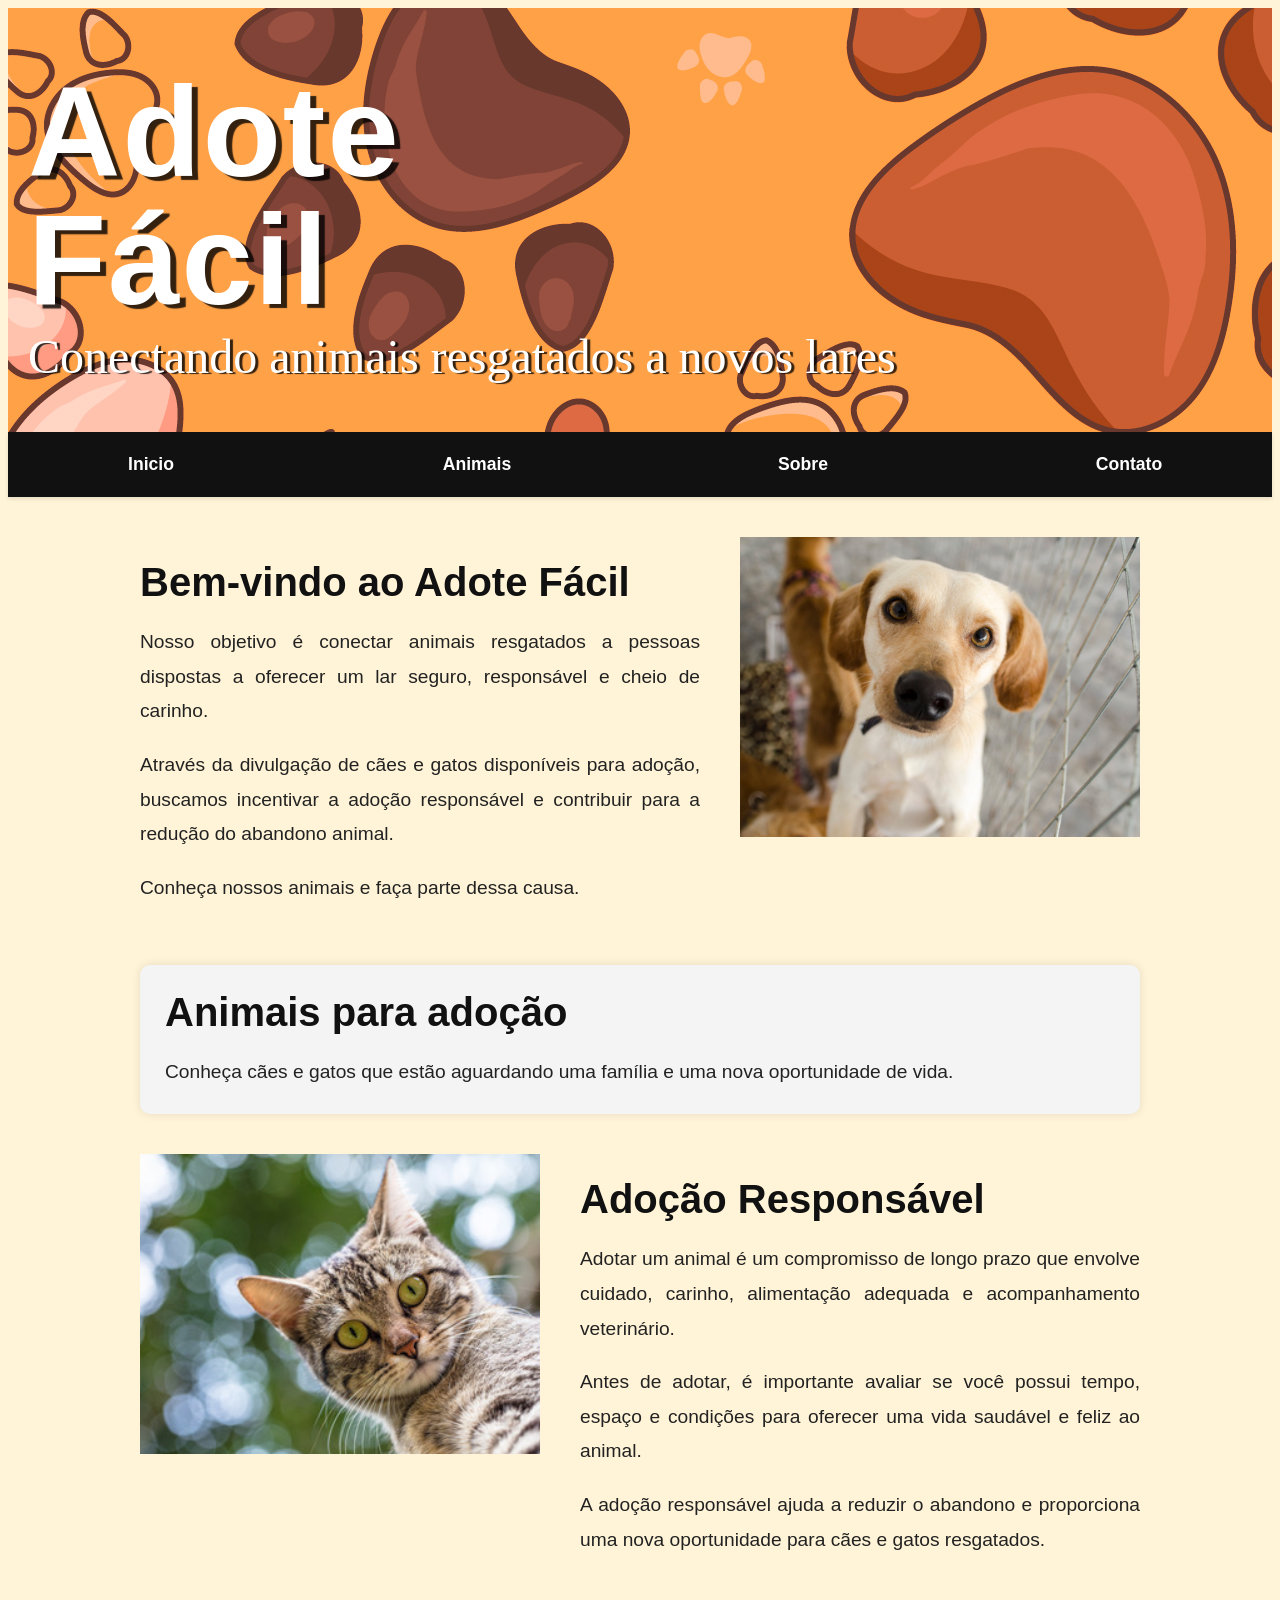
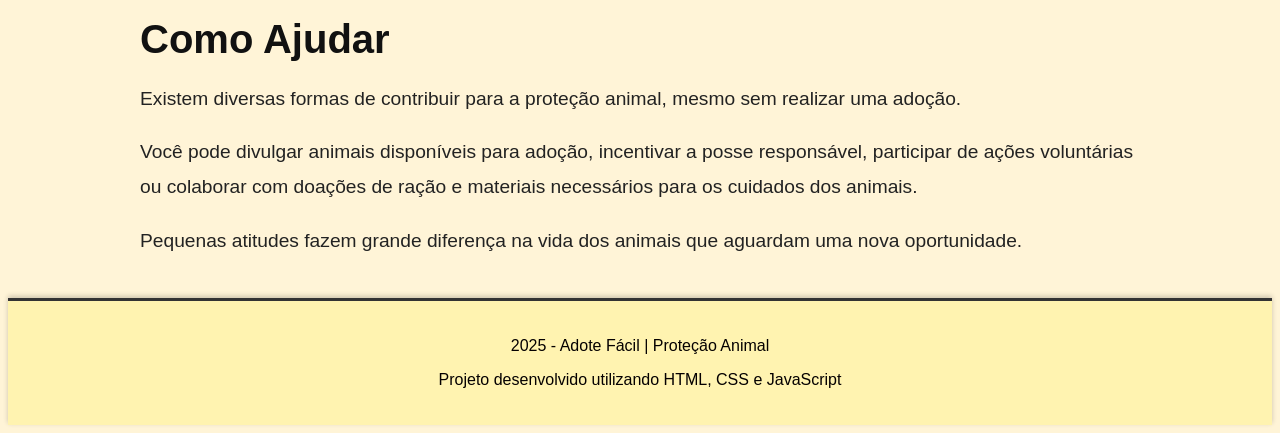
<file: index.html>
<!DOCTYPE html>
<html lang="pt-BR">

<head>
    <meta charset="UTF-8">
    <title>Adote Fácil - Proteção Animal</title>      <!-- Titulo -->
    <meta name="viewport" content="width=device-width, initial-scale=1.0">
    <link rel="stylesheet" href="site.css">        <!-- arquivo css -->
</head>

<body>
                    <!-- Cabeçalho -->
    <header class="topo-imagem">

        <div class="fundo">

            <div class="banner-texto">

                <h1>Adote</h1>
    
                <h1>Fácil</h1>

                <p>Conectando animais resgatados a novos lares</p>

            </div>

        </div>

    </header>


                             <!-- Menu de navegação -->
    <nav class="menu">                             
        <ul>
            <li><a href="index.html">Inicio</a></li>
            <li><a href="animais.html">Animais</a></li>
            <li><a href="sobre.html">Sobre</a></li>
            <li><a href="contato.html">Contato</a></li>
            
        </ul>   
    </nav>

    
    <main>
            
        <section class="blocoFlex">

            <div class="texto">

                <h2>Bem-vindo ao Adote Fácil</h2>

                <p>Nosso objetivo é conectar animais resgatados a pessoas dispostas a oferecer um lar seguro, responsável e cheio de carinho.</p>

                <p>Através da divulgação de cães e gatos disponíveis para adoção, buscamos incentivar a adoção responsável e contribuir para a redução do abandono animal.</p>

                <p>Conheça nossos animais e faça parte dessa causa.</p>

            </div>

            <div class="imagem">

                <img src="imagem/cachorro.jpg" alt="Cachorro">

            </div>

        </section>

        <section class="card-link">

            <a href="animais.html">

                <h2>Animais para adoção</h2>

            <p>Conheça cães e gatos que estão aguardando uma família e uma nova oportunidade de vida.</p>

            </a>

        </section>

                    <section class="blocoFlex">

        <div class="imagem">

            <img src="imagem/adocao.jpg" alt="Adoção responsável">

        </div>

        <div class="texto">

            <h2>Adoção Responsável</h2>

                <p>Adotar um animal é um compromisso de longo prazo que envolve cuidado, carinho, alimentação adequada e acompanhamento veterinário.</p>

                <p>Antes de adotar, é importante avaliar se você possui tempo, espaço e condições para oferecer uma vida saudável e feliz ao animal.</p>

                <p>A adoção responsável ajuda a reduzir o abandono e proporciona uma nova oportunidade para cães e gatos resgatados.</p>

            </div>

        </section>

        <section class="como-ajudar">

            <div class="texto">

                <h2>Como Ajudar</h2>

                <p>Existem diversas formas de contribuir para a proteção animal, mesmo sem realizar uma adoção.</p>

                <p>Você pode divulgar animais disponíveis para adoção, incentivar a posse responsável, participar de ações voluntárias ou colaborar com doações de ração e materiais necessários para os cuidados dos animais.</p>

                <p>Pequenas atitudes fazem grande diferença na vida dos animais que aguardam uma nova oportunidade.</p>

            </div>

        </section>












    </main>


                <!--  rodape  -->
<footer>
    <p>2025 - Adote Fácil | Proteção Animal</p>
    <p>Projeto desenvolvido utilizando HTML, CSS e JavaScript</p>
</footer>



</body>


</html>
</file>
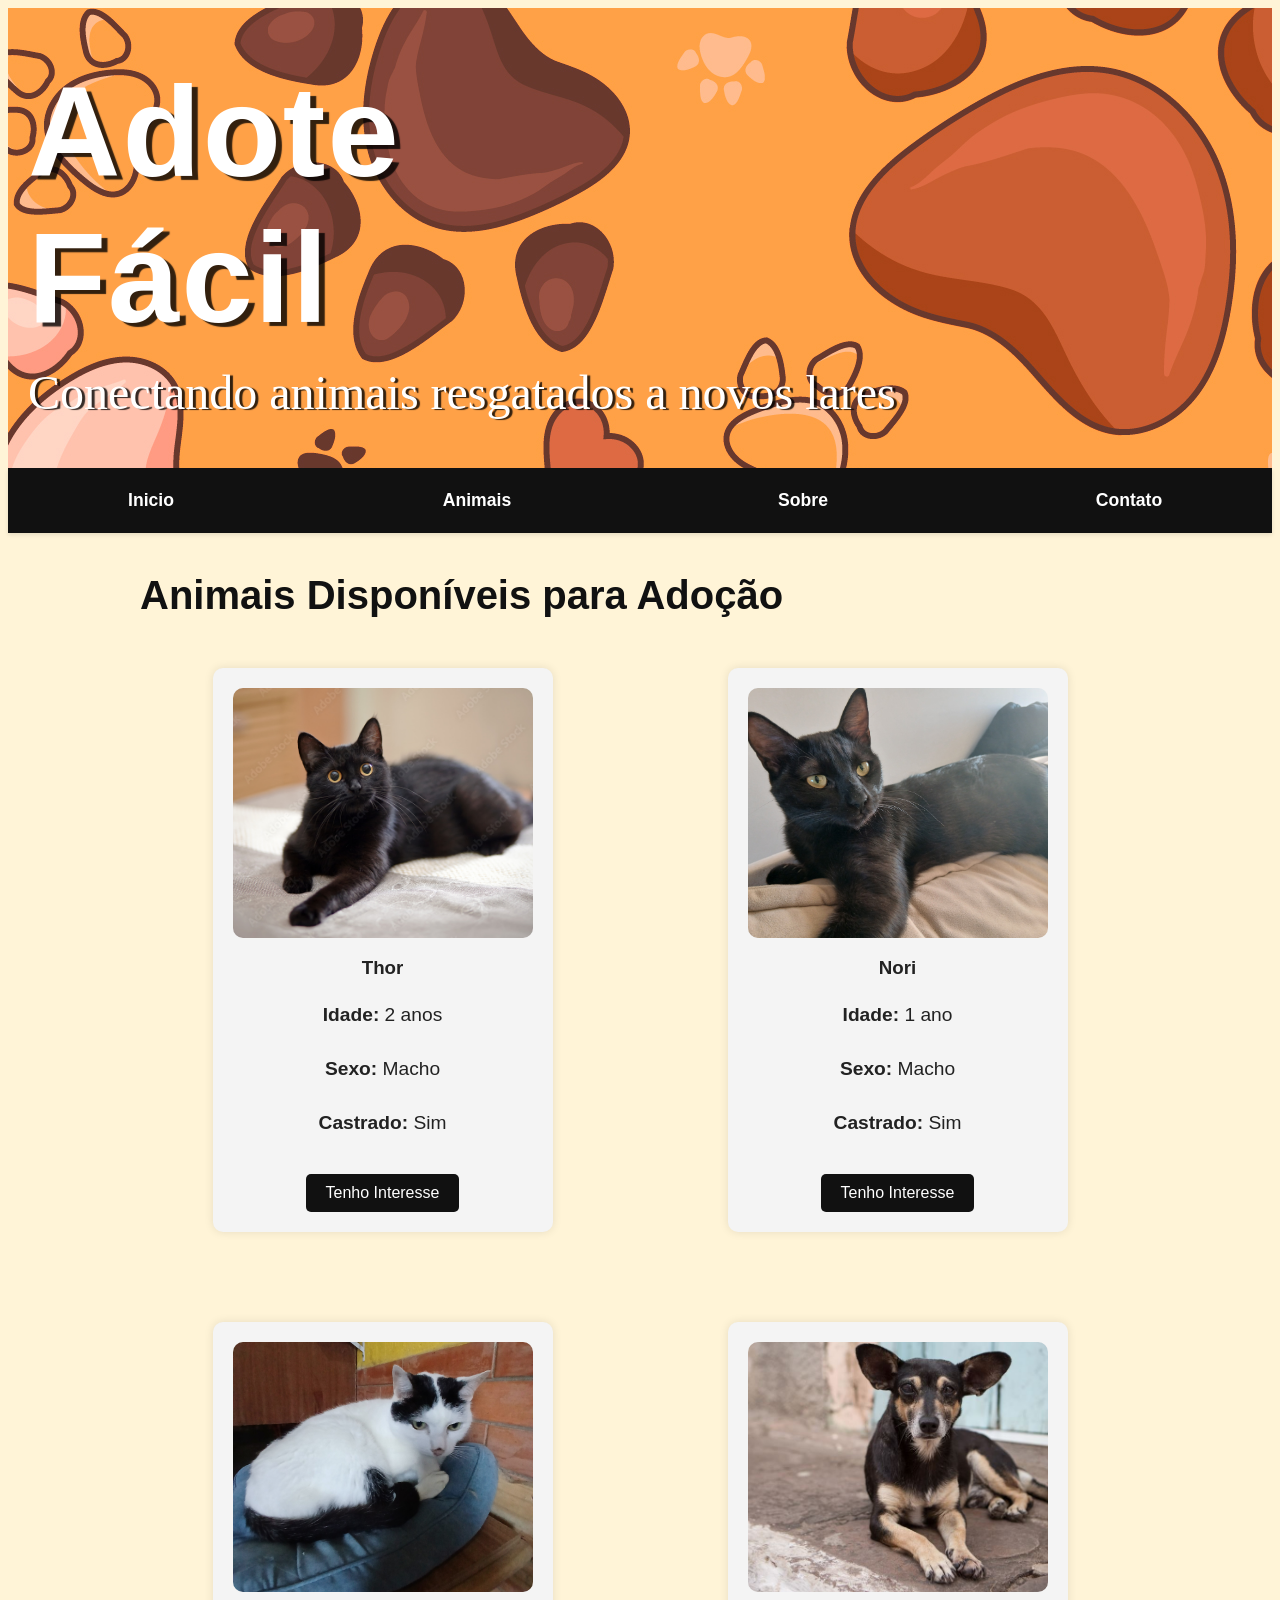
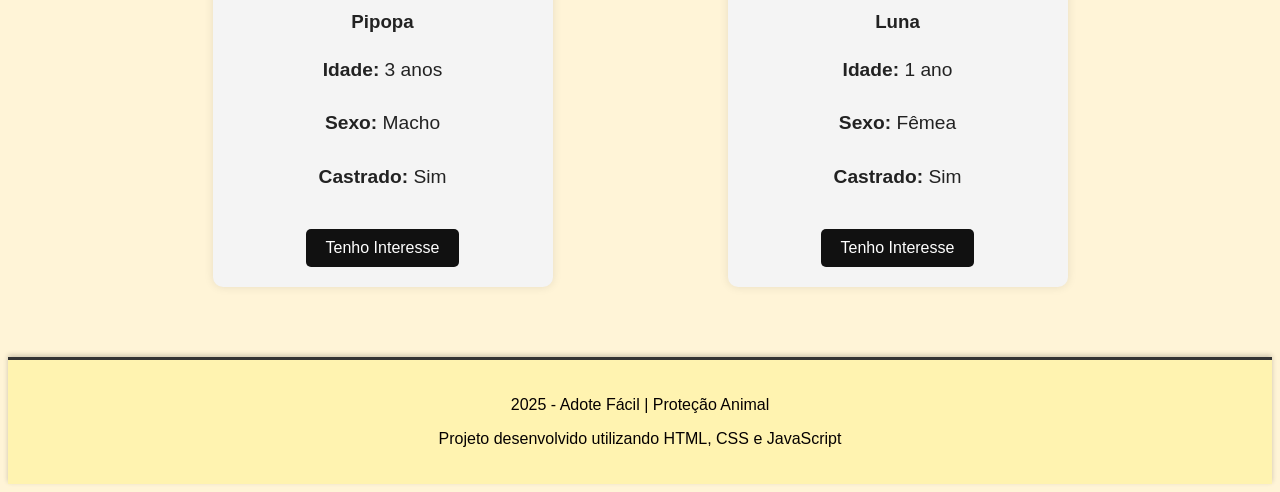
<file: animais.html>
<!DOCTYPE html>
<html lang="pt-BR">

<head>
    <meta charset="UTF-8">
    <title>Adote Fácil - Proteção Animal</title>      <!-- Titulo -->
    <meta name="viewport" content="width=device-width, initial-scale=1.0">
    <link rel="stylesheet" href="site.css">        <!-- arquivo css -->
</head>

<body>
                    <!-- Cabeçalho -->
    <header class="topo-imagem">

        <div class="fundo">

            <div class="banner-texto">

                <h1>Adote</h1></br>
    
                <h1>Fácil</h1></br>

                <p>Conectando animais resgatados a novos lares</p>

            </div>

        </div>

    </header>


                             <!-- Menu de navegação -->
    <nav class="menu">                             
        <ul>
            <li><a href="index.html">Inicio</a></li>
            <li><a href="animais.html">Animais</a></li>
            <li><a href="sobre.html">Sobre</a></li>
            <li><a href="contato.html">Contato</a></li>
            
        </ul>   
    </nav>

<main>

    <h2>Animais Disponíveis para Adoção</h2>

    <div class="animais-container">

        <div class="animal-card">

            <img src="imagem/Thor.jpg" alt="Thor">

            <h3>Thor</h3>

            <p><strong>Idade:</strong> 2 anos</p>

            <p><strong>Sexo:</strong> Macho</p>

            <p><strong>Castrado:</strong> Sim</p>

            <a href="interesse.html" class="botao-interesse">
                Tenho Interesse
            </a>
        </div>
            
        <div class="animal-card">
    
            <img src="imagem/Nori.jpg" alt="Nori">
    
            <h3>Nori</h3>

            <p><strong>Idade:</strong> 1 ano</p>

            <p><strong>Sexo:</strong> Macho</p>

            <p><strong>Castrado:</strong> Sim</p>

            <a href="interesse.html" class="botao-interesse">
                Tenho Interesse
            </a>
        </div>
        
        <div class="animal-card">

            <img src="imagem/Pipopa.jpg" alt="Pipopa">

            <h3>Pipopa</h3>

            <p><strong>Idade:</strong> 3 anos</p>

            <p><strong>Sexo:</strong> Macho</p>

            <p><strong>Castrado:</strong> Sim</p>
    
            <a href="interesse.html" class="botao-interesse">
                Tenho Interesse
            </a>

        </div>
        
        <div class="animal-card">

            <img src="imagem/Luna.jpg" alt="Luna">

            <h3>Luna</h3>

            <p><strong>Idade:</strong> 1 ano</p>

            <p><strong>Sexo:</strong> Fêmea</p>

            <p><strong>Castrado:</strong> Sim</p>

            <a href="interesse.html" class="botao-interesse">
                Tenho Interesse
            </a>

        </div>
    </div>

</main>
    
    
<footer>
    <p>2025 - Adote Fácil | Proteção Animal</p>
    <p>Projeto desenvolvido utilizando HTML, CSS e JavaScript</p>
</footer>

</body>

</html>
</file>
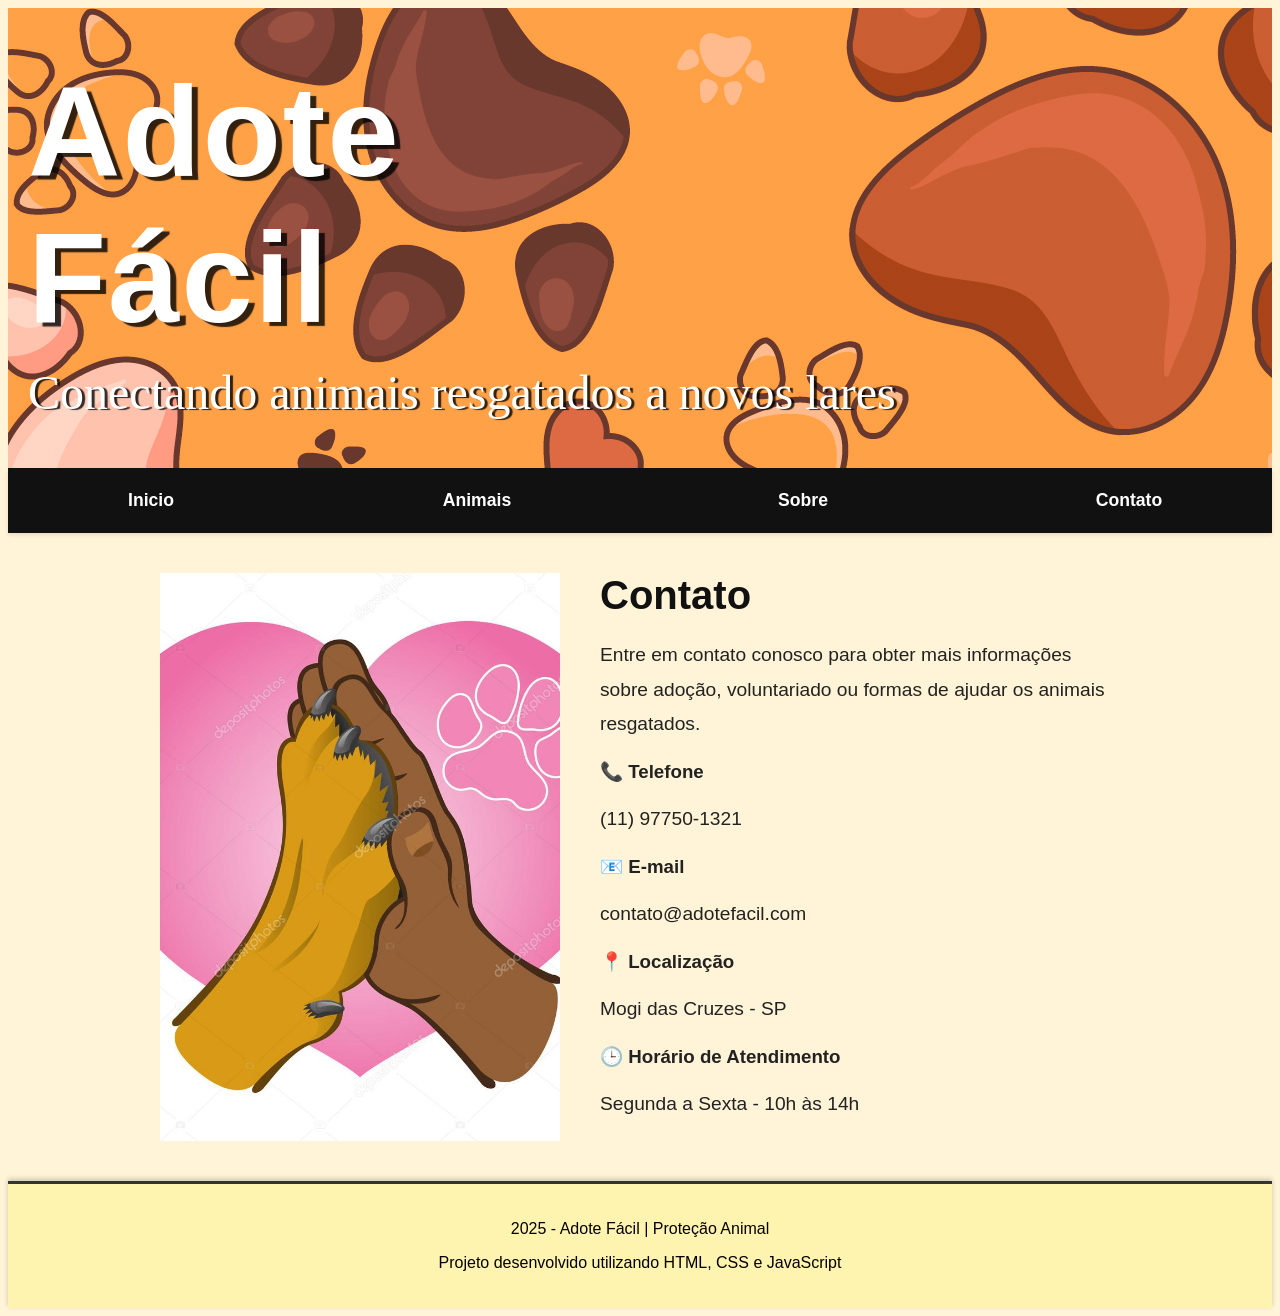
<file: contato.html>
<!DOCTYPE html>
<html lang="pt-BR">

<head>
    <meta charset="UTF-8">
    <title>Adote Fácil - Proteção Animal</title>      <!-- Titulo -->
    <meta name="viewport" content="width=device-width, initial-scale=1.0">
    <link rel="stylesheet" href="site.css">        <!-- arquivo css -->
</head>


<body>
                    <!-- Cabeçalho -->
    <header class="topo-imagem">

        <div class="fundo">

            <div class="banner-texto">

                <h1>Adote</h1></br>
    
                <h1>Fácil</h1></br>

                <p>Conectando animais resgatados a novos lares</p>

            </div>

        </div>

    </header>


                             <!-- Menu de navegação -->
    <nav class="menu">                             
        <ul>
            <li><a href="index.html">Inicio</a></li>
            <li><a href="animais.html">Animais</a></li>
            <li><a href="sobre.html">Sobre</a></li>
            <li><a href="contato.html">Contato</a></li>
            
        </ul>   
    </nav>

<main>
    <main>

    <div class="blocoContato">

        <div class="imagem">

            <img src="imagem/maopata.jpg" alt="maopata">

        </div>

        <div class="texto">

            <h2>Contato</h2>

            <p>
                Entre em contato conosco para obter mais informações sobre adoção,
                voluntariado ou formas de ajudar os animais resgatados.
            </p>

            <h3>📞 Telefone</h3>
            <p>(11) 97750-1321</p>

            <h3>📧 E-mail</h3>
            <p>contato@adotefacil.com</p>

            <h3>📍 Localização</h3>
            <p>Mogi das Cruzes - SP</p>

            <h3>🕒 Horário de Atendimento</h3>
            <p>Segunda a Sexta - 10h às 14h</p>

        </div>

    </div>

</main>
</main>



<footer>
    <p>2025 - Adote Fácil | Proteção Animal</p>
    <p>Projeto desenvolvido utilizando HTML, CSS e JavaScript</p>
</footer>


</body>


</html>
</file>
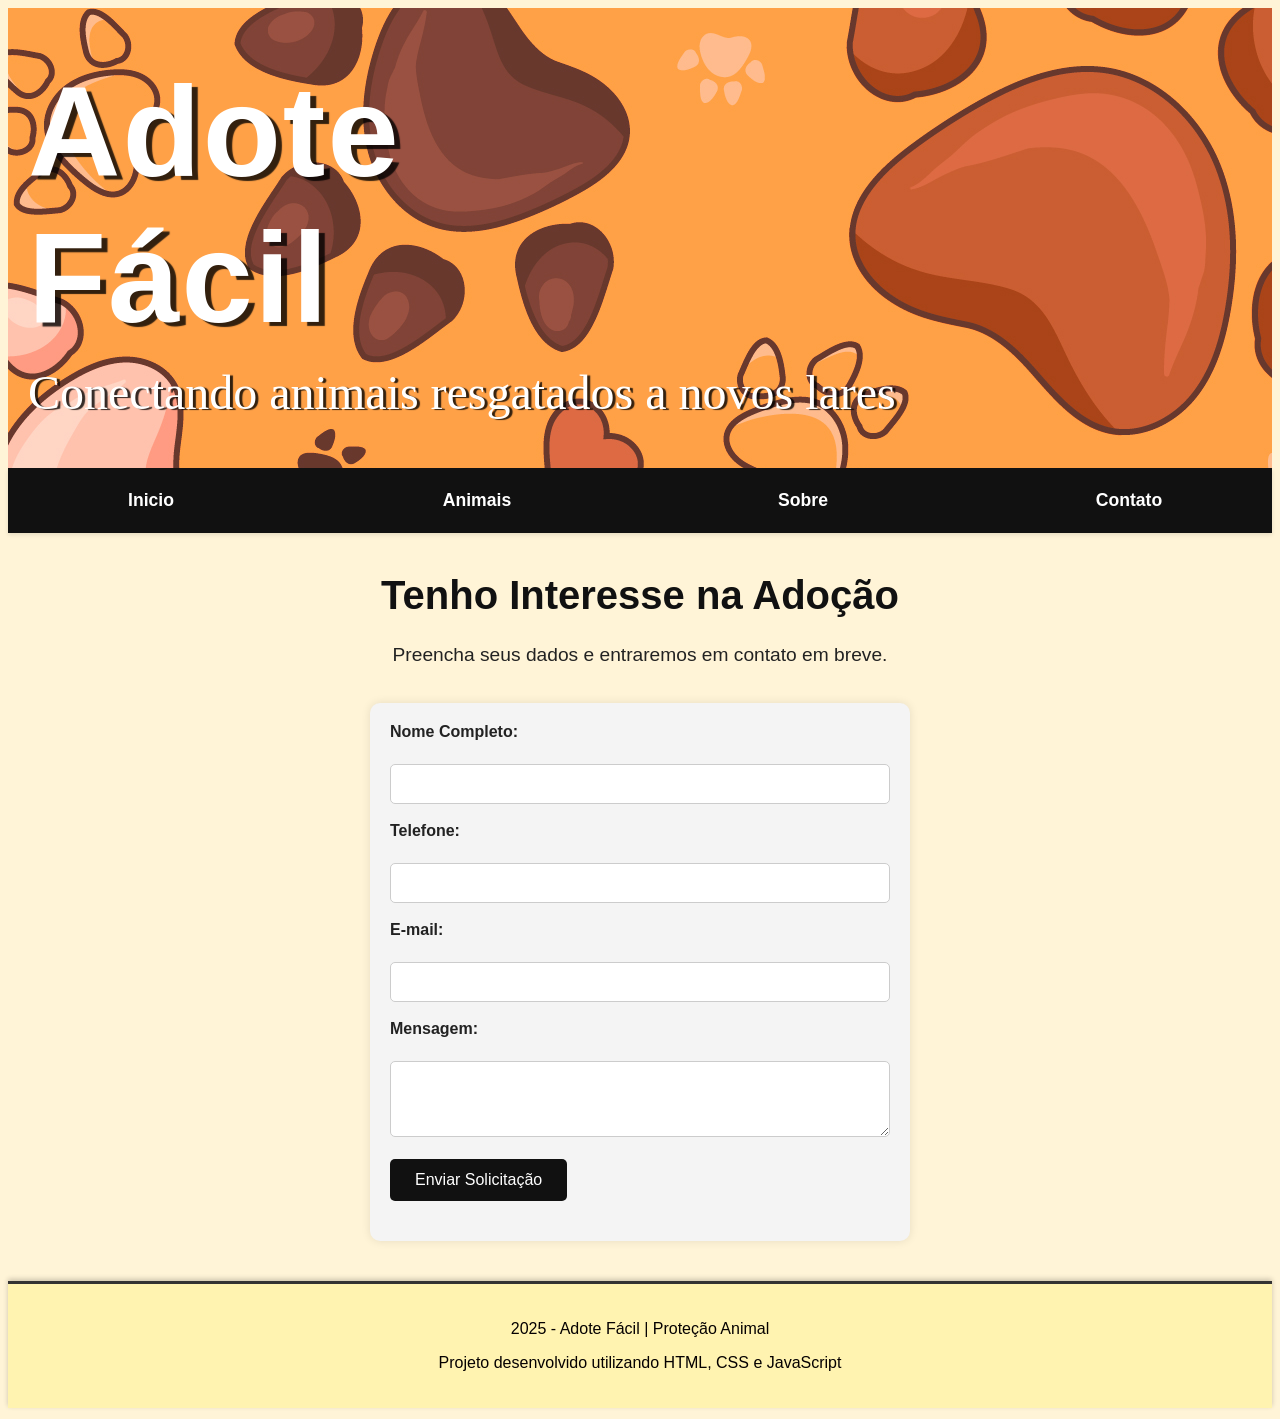
<file: interesse.html>
<!DOCTYPE html>
<html lang="pt-BR">

<head>
    <meta charset="UTF-8">
    <title>Adote Fácil - Proteção Animal</title>      <!-- Titulo -->
    <meta name="viewport" content="width=device-width, initial-scale=1.0">
    <link rel="stylesheet" href="site.css">        <!-- arquivo css -->
</head>


<body>
                    <!-- Cabeçalho -->
    <header class="topo-imagem">

        <div class="fundo">

            <div class="banner-texto">

                <h1>Adote</h1></br>
    
                <h1>Fácil</h1></br>

                <p>Conectando animais resgatados a novos lares</p>

            </div>

        </div>

    </header>


                             <!-- Menu de navegação -->
    <nav class="menu">                             
        <ul>
            <li><a href="index.html">Inicio</a></li>
            <li><a href="animais.html">Animais</a></li>
            <li><a href="sobre.html">Sobre</a></li>
            <li><a href="contato.html">Contato</a></li>
            
        </ul>   
    </nav>

<main>
    <div class="cabecalho-formulario">

        <h2>Tenho Interesse na Adoção</h2>

        <p>Preencha seus dados e entraremos em contato em breve.</p>

    </div>

    <form class="formulario-interesse" id="formInteresse">

        <label for="nome">Nome Completo:</label><br>
        <input type="text" id="nome" name="nome"><br><br>

        <label for="telefone">Telefone:</label><br>
        <input type="tel" id="telefone" name="telefone"><br><br>

        <label for="email">E-mail:</label><br>
        <input type="email" id="email" name="email"><br><br>

        <label for="mensagem">Mensagem:</label><br>
        <textarea id="mensagem" name="mensagem" rows="3"></textarea><br><br>
        
        <button type="submit">Enviar Solicitação</button>
        <p id="mensagem-sucesso"></p>
    </form>

</main>



<footer>
    <p>2025 - Adote Fácil | Proteção Animal</p>
    <p>Projeto desenvolvido utilizando HTML, CSS e JavaScript</p>
</footer>



<script>

document.getElementById("formInteresse").addEventListener("submit", function(event){

    event.preventDefault();

    document.getElementById("mensagem-sucesso").innerHTML =
    "✅ Solicitação enviada com sucesso! Entraremos em contato em breve.";

});

</script>

</body>


</html>
</file>
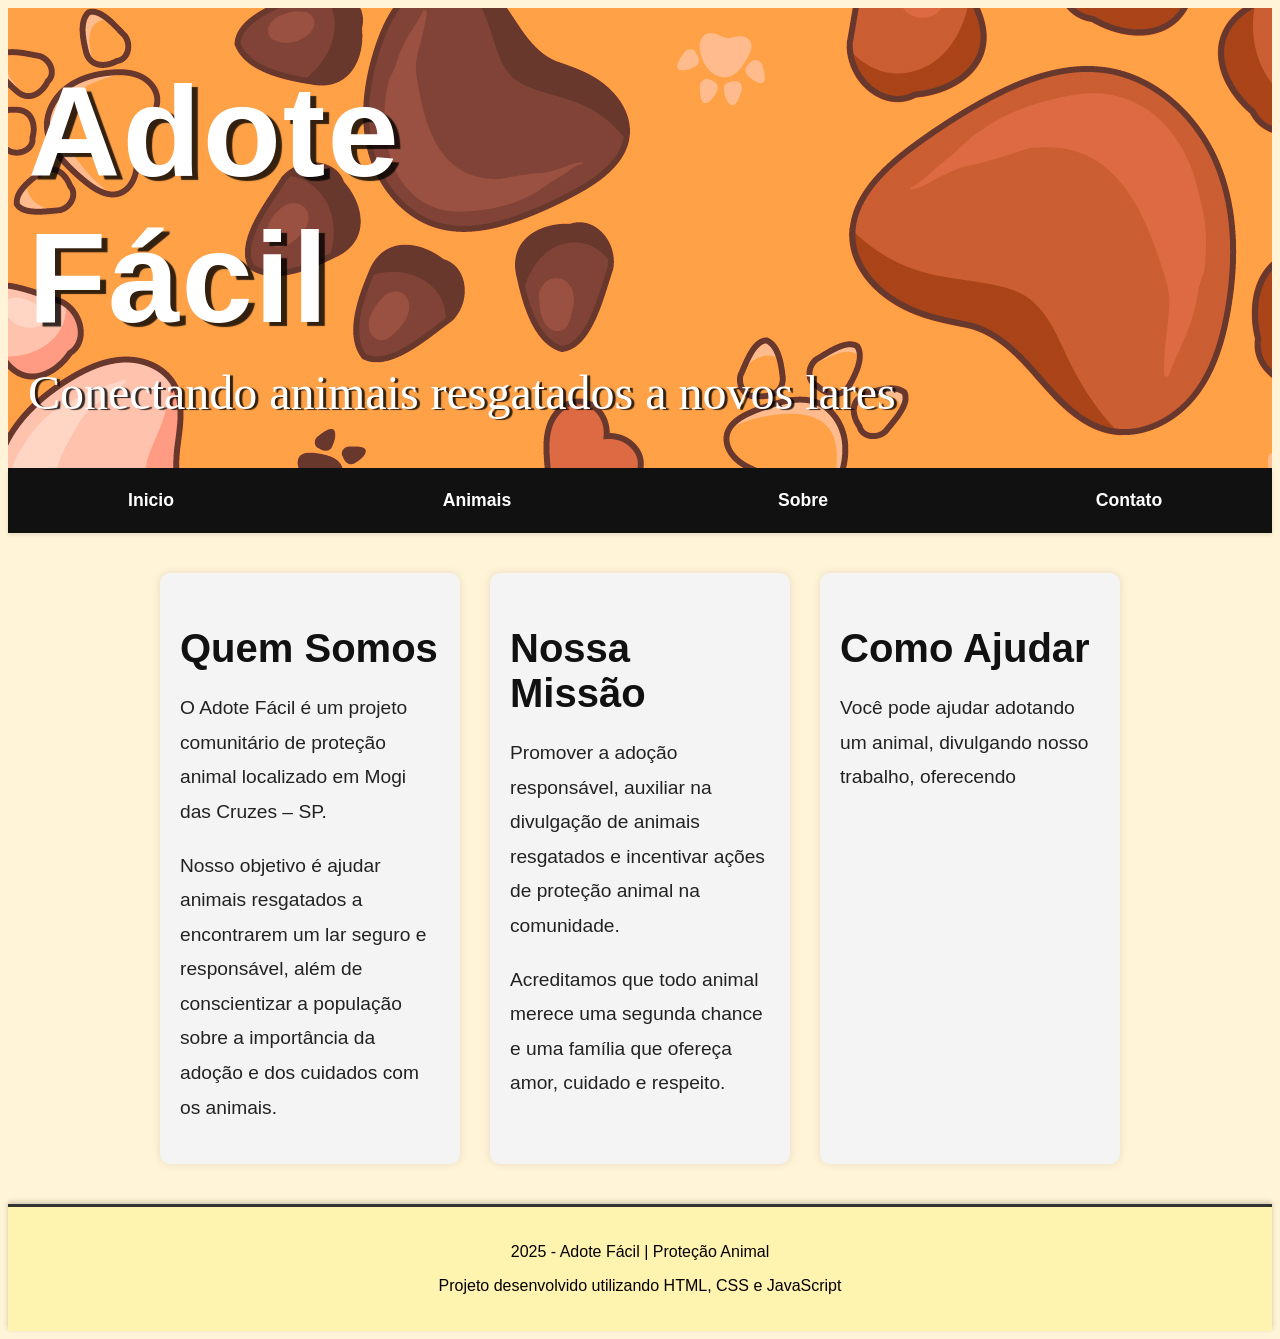
<file: sobre.html>
<!DOCTYPE html>
<html lang="pt-BR">

<head>
    <meta charset="UTF-8">
    <title>Adote Fácil - Proteção Animal</title>      <!-- Titulo -->
    <meta name="viewport" content="width=device-width, initial-scale=1.0">
    <link rel="stylesheet" href="site.css">        <!-- arquivo css -->
</head>

<body>
                    <!-- Cabeçalho -->
    <header class="topo-imagem">

        <div class="fundo">

            <div class="banner-texto">

                <h1>Adote</h1></br>
    
                <h1>Fácil</h1></br>

                <p>Conectando animais resgatados a novos lares</p>

            </div>

        </div>

    </header>


                             <!-- Menu de navegação -->
    <nav class="menu">                             
        <ul>
            <li><a href="index.html">Inicio</a></li>
            <li><a href="animais.html">Animais</a></li>
            <li><a href="sobre.html">Sobre</a></li>
            <li><a href="contato.html">Contato</a></li>
            
        </ul>   
    </nav>

    
    <main>
        
        <div class="conteudo">
            
           

                    <aside>
                        <h2>Quem Somos</h2>

                        <p>O Adote Fácil é um projeto comunitário de proteção animal localizado em Mogi das Cruzes – SP.</p>

                        <p>Nosso objetivo é ajudar animais resgatados a encontrarem um lar seguro e responsável, além de conscientizar a população sobre a importância da adoção e dos cuidados com os animais.</p>
                    </aside>

                    <aside>
                        <h2>Nossa Missão</h2>

                        <p>Promover a adoção responsável, auxiliar na divulgação de animais resgatados e incentivar ações de proteção animal na comunidade.</p>

                        <p>Acreditamos que todo animal merece uma segunda chance e uma família que ofereça amor, cuidado e respeito.</p>
                    </aside>

                    <aside>
                        <h2>Como Ajudar</h2>

                        <p>Você pode ajudar adotando um animal, divulgando nosso trabalho, oferecendo

                </main>


                <!--  rodape  -->
<footer>
    <p>2025 - Adote Fácil | Proteção Animal</p>
    <p>Projeto desenvolvido utilizando HTML, CSS e JavaScript</p>
</footer>



</body>


</html>
</file>
<file: site.css>
body{
    background-color: #FFF4d7;
}

.fundo{
    background-image: url('imagem/patinha.jpg');
    box-sizing: border-box;
    height: 100%;
    width: 100%;
    display: flex;
    align-items: center;
    justify-content: flex-start;
    padding-left: 20px;
}

.topo-imagem{
    background-size: cover;
    background-position: center;
    height: auto;
    min-height: 400px;
    position: relative;
    color: white;
}

.banner-texto{
    text-align: left;
    color: white;
    margin-top: 60px;
}

.banner-texto h1{
    font-size: 6rem;
    margin: 0;
    text-shadow: 2px 2px 8px rgba(0,0,0,0.8);
}

.banner-texto p{
    font-size: 3rem;
    margin-top: 5px;
    text-shadow: 3px 1px 1px rgba(0,0,0,0.8);
}

.fundo h1{
    font-size: 8rem;
    line-height: 1;
    letter-spacing: 2px;
    color: #fff;
    font-family:'Segoe UI', sans-serif;
    margin: 0;
    text-shadow: 6px 4px 1px rgba(0,0,0,0.8);
}

.fundo.esquerda{
    justify-content: flex-start;
    padding-left: 50px;
    text-align: left;
}

.menu{
    background-color: #111;
    padding: 10px 0;
    box-shadow: 0 2px 4px rgba(0,0,0,0.1);
    text-align: center;
}

.menu ul{
    list-style: none; 
    display: flex;
    justify-items: center;
    gap: 40px;
    margin: 0;
    padding: 0;
}

.menu a{
    display: block;
    color: #fff;
    text-decoration: none;
    font-size: 1.1em;
    font-weight: bold;
    font-family: 'Segoe UI', sans-serif;
    padding: 12px 0px;
    transition: background 0.3s, color 0.3s;
    border-radius: 5px;
}

.menu a:hover{
    background-color: #ffffff;
    color: #000;
}

.menu li{
        flex: 1;
        text-align: center;
}

.animal-card{
    width: 300px;
    background-color: #f4f4f4;
    border-radius: 10px;
    padding: 20px;
    box-shadow: 0 0 10px rgba(0,0,0,0.1);
    text-align: center;
    margin: 30px auto;
}

.animal-card img{
    width: 100%;
    height: 250px;
    object-fit: cover;
    border-radius: 10px;
}

.animal-card h3{
    margin-top: 15px;
    margin-bottom: 10px;
}

.botao-interesse{
    display: inline-block;
    margin-top: 15px;
    padding: 10px 20px;
    background-color: #111;
    color: white;
    text-decoration: none;
    border-radius: 5px;
    transition: 0.3s;
}

.botao-interesse:hover{
    background-color: #333;
}

.animais-container{
    display: flex;
    flex-wrap: wrap;
    gap: 30px;
    justify-content: center;
}

main{
    max-width: 1000px;
    margin: 40px auto;
    padding: 0 20px;
    font-family: 'Segoe UI', sans-serif;
    color: #222;
    flex: 2;
}

main h2{
    font-size: 2.5em;
    margin-bottom: 20px;
    color: #111;
}

main p{
    font-size: 1.2em;
    line-height: 1.8;
}

.conteudo{
    display: flex;
    gap: 30px;
    max-width: 1200px;
    margin: 40px auto;
    padding: 0 20px;
}

aside{
    flex: 1;
    background-color: #f4f4f4;
    padding: 20px;
    border-radius: 10px;
    box-shadow: 0 0 10px rgba(0,0,0,0.1);
    font-family: 'Segoe UI', sans-serif;
}

aside h3{
    margin-top: 0; 
    font-size: 1em;
    color: #222;
    border-bottom: 2px solid #4444;
    padding-bottom: 5px;   
}

aside ul{
    list-style-type: square;
    padding-left: 20px;
    line-height: 1.6;
    font-size: 1em;
    color: #333;
}
 
.blocoFlex {
  display: flex;
  align-items: flex-start;
  gap: 40px;
  margin-bottom: 40px;
  flex-wrap: wrap;
}

.blocoFlex .texto {
  margin-top: -10px;  
  flex: 1;
  text-align: justify;
}

.blocoFlex .imagem {
  flex: 1;
  height: 300px;
  max-width: 400px;
}

.blocoFlex img {
  width: 100%;
  height: 100%;  
  object-fit: cover;
}

.blocoContato{
    display: flex;
    gap: 40px;
    align-items: stretch;
}

.blocoContato .imagem{
    flex: 1;
    max-width: 400px;
}

.blocoContato .imagem img{
    width: 100%;
    height: 100%;
    object-fit: cover;
}

.blocoContato .texto h2{
    margin-top: 0;
}

.blocoContato .texto{
    flex: 1;
}

.card-link{
    margin: 40px 0;
}

.card-link a{
    display: block;
    background-color: #f4f4f4;
    padding: 25px;
    border-radius: 10px;
    text-decoration: none;
    color: #222;
    box-shadow: 0 0 10px rgba(0,0,0,0.1);
    transition: 0.3s;
}

.card-link a:hover{
    transform: translateY(-5px);
    box-shadow: 0 5px 15px rgba(0,0,0,0.2);
}

.card-link h2{
    margin-top: 0;
}

.card-link p{
    margin-bottom: 0;
}

footer{
    background-color: #fff3b0;
    color: rgb(5, 0, 0);
    text-align: center;
    padding: 20px 10px;
    font-family: 'Segoe UI', sans-serif;
    margin-top: 40px;
    border-top: 3px solid #333;
    box-shadow: 0 -2px 5px rgba(0,0,0,0.2);

}

.formulario-interesse{
    max-width: 500px;
    margin: 20px auto;
    background-color: #f4f4f4;
    padding: 20px;
    border-radius: 10px;
    box-shadow: 0 0 10px rgba(0,0,0,0.1);
}

.formulario-interesse label{
    font-weight: bold;
    display: block;
    margin-bottom: 5px;
}

.formulario-interesse input,
.formulario-interesse textarea{
    width: 100%;
    padding: 10px;
    border: 1px solid #ccc;
    border-radius: 5px;
    font-size: 1rem;
    box-sizing: border-box;
}

.formulario-interesse textarea{
    resize: vertical;
}

.formulario-interesse button{
    background-color: #111;
    color: white;
    border: none;
    padding: 12px 25px;
    border-radius: 5px;
    font-size: 1rem;
    cursor: pointer;
}

.formulario-interesse button:hover{
    background-color: #333;
}

.cabecalho-formulario{
    text-align: center;
    margin-bottom: 30px;
}

#mensagem-sucesso{
    margin-top: 20px;
    text-align: center;
    font-weight: bold;
    color: green;
}

@media (max-width: 768px){
    

    .fundo h1{
        font-size: 4rem;
    }

    .banner-texto p{
        font-size: 1.5rem;
    }

}




/* {
    outline: 1px solid red;
}*/
</file>
